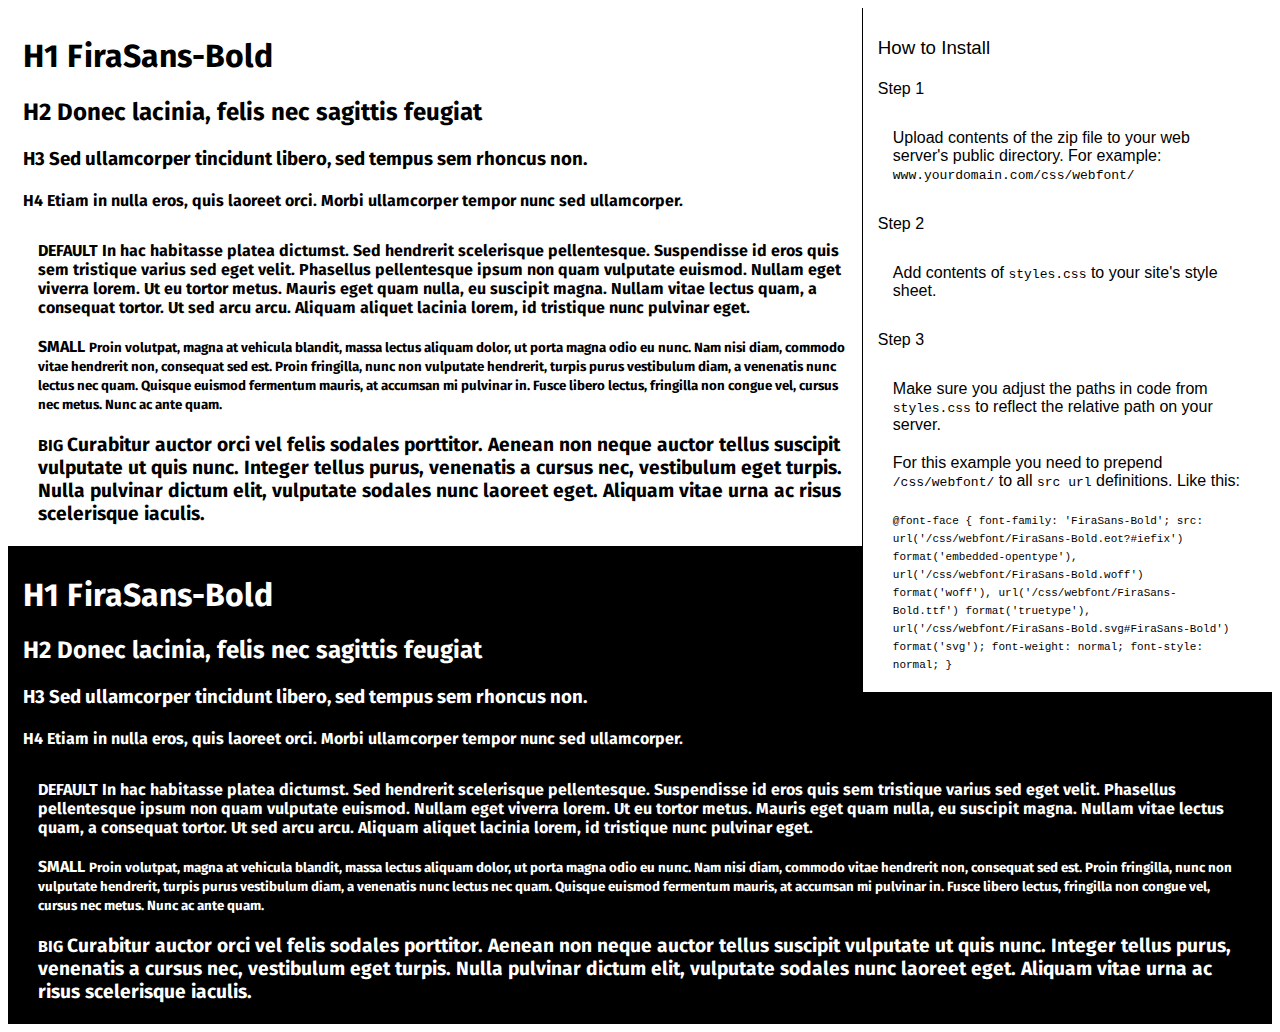
<file: fonts/FiraSans-Bold/preview.html>
<!DOCTYPE html>
<html>
<head>
<title>
FiraSans-Bold
 - Web font preview
</title>
<style type='text/css'>

@font-face {
  font-family: 'FiraSans-Bold';
  src: url('FiraSans-Bold.eot?#iefix') format('embedded-opentype'),  url('FiraSans-Bold.woff') format('woff'), url('FiraSans-Bold.ttf')  format('truetype'), url('FiraSans-Bold.svg#FiraSans-Bold') format('svg');
  font-weight: normal;
  font-style: normal;
}

body { font-family: 'FiraSans-Bold' !important; }
h1, h2, h3, h4 { font-weight: normal; }
.reg { color:black; background:white; }
.inverse { color:white; background:black; }
div { padding: 10px 15px; }
.right { background:white; width:30%; float: right; font-family: sans-serif; border: 1px solid black; border-width: 0 0 1px 1px;}
</style>
</head>
<body>
<div class='right'>
<h3>How to Install</h3>
<h4>Step 1</h4>
<div>
Upload contents of the zip file to your web server's public directory. For example:
<code>www.yourdomain.com/css/webfont/</code>
</div>
<h4>Step 2</h4>
<div>
Add contents of
<code>styles.css</code>
to your site's style sheet.
</div>
<h4>Step 3</h4>
<div>
Make sure you adjust the paths in code from
<code>styles.css</code>
to reflect the relative path on your server.
</div>
<div>
For this example you need to prepend
<code>/css/webfont/</code>
to all
<code>src url</code>
definitions. Like this:
</div>
<div>
<code style='font-size:11px;'>@font-face {
  font-family: 'FiraSans-Bold';
  src: url('/css/webfont/FiraSans-Bold.eot?#iefix') format('embedded-opentype'),  url('/css/webfont/FiraSans-Bold.woff') format('woff'), url('/css/webfont/FiraSans-Bold.ttf')  format('truetype'), url('/css/webfont/FiraSans-Bold.svg#FiraSans-Bold') format('svg');
  font-weight: normal;
  font-style: normal;
}</code>
</div>
</div>
<div class='reg'>
<h1>
H1
FiraSans-Bold
</h1>
<h2>
H2
Donec lacinia, felis nec sagittis feugiat
</h2>
<h3>
H3
Sed ullamcorper tincidunt libero, sed tempus sem rhoncus non.
</h3>
<h4>
H4
Etiam in nulla eros, quis laoreet orci. Morbi ullamcorper tempor nunc sed ullamcorper.
</h4>
<div>
DEFAULT
In hac habitasse platea dictumst. Sed hendrerit scelerisque pellentesque. Suspendisse id eros quis sem tristique varius sed eget velit. Phasellus pellentesque ipsum non quam vulputate euismod. Nullam eget viverra lorem. Ut eu tortor metus. Mauris eget quam nulla, eu suscipit magna. Nullam vitae lectus quam, a consequat tortor. Ut sed arcu arcu. Aliquam aliquet lacinia lorem, id tristique nunc pulvinar eget.
</div>
<div>
SMALL
<small>
Proin volutpat, magna at vehicula blandit, massa lectus aliquam dolor, ut porta magna odio eu nunc. Nam nisi diam, commodo vitae hendrerit non, consequat sed est. Proin fringilla, nunc non vulputate hendrerit, turpis purus vestibulum diam, a venenatis nunc lectus nec quam. Quisque euismod fermentum mauris, at accumsan mi pulvinar in. Fusce libero lectus, fringilla non congue vel, cursus nec metus. Nunc ac ante quam.
</small>
</div>
<div>
BIG
<big>
Curabitur auctor orci vel felis sodales porttitor. Aenean non neque auctor tellus suscipit vulputate ut quis nunc. Integer tellus purus, venenatis a cursus nec, vestibulum eget turpis. Nulla pulvinar dictum elit, vulputate sodales nunc laoreet eget. Aliquam vitae urna ac risus scelerisque iaculis.
</big>
</div>

</div>
<div class='inverse'>
<h1>
H1
FiraSans-Bold
</h1>
<h2>
H2
Donec lacinia, felis nec sagittis feugiat
</h2>
<h3>
H3
Sed ullamcorper tincidunt libero, sed tempus sem rhoncus non.
</h3>
<h4>
H4
Etiam in nulla eros, quis laoreet orci. Morbi ullamcorper tempor nunc sed ullamcorper.
</h4>
<div>
DEFAULT
In hac habitasse platea dictumst. Sed hendrerit scelerisque pellentesque. Suspendisse id eros quis sem tristique varius sed eget velit. Phasellus pellentesque ipsum non quam vulputate euismod. Nullam eget viverra lorem. Ut eu tortor metus. Mauris eget quam nulla, eu suscipit magna. Nullam vitae lectus quam, a consequat tortor. Ut sed arcu arcu. Aliquam aliquet lacinia lorem, id tristique nunc pulvinar eget.
</div>
<div>
SMALL
<small>
Proin volutpat, magna at vehicula blandit, massa lectus aliquam dolor, ut porta magna odio eu nunc. Nam nisi diam, commodo vitae hendrerit non, consequat sed est. Proin fringilla, nunc non vulputate hendrerit, turpis purus vestibulum diam, a venenatis nunc lectus nec quam. Quisque euismod fermentum mauris, at accumsan mi pulvinar in. Fusce libero lectus, fringilla non congue vel, cursus nec metus. Nunc ac ante quam.
</small>
</div>
<div>
BIG
<big>
Curabitur auctor orci vel felis sodales porttitor. Aenean non neque auctor tellus suscipit vulputate ut quis nunc. Integer tellus purus, venenatis a cursus nec, vestibulum eget turpis. Nulla pulvinar dictum elit, vulputate sodales nunc laoreet eget. Aliquam vitae urna ac risus scelerisque iaculis.
</big>
</div>

</div>
</body>
</html>
</file>
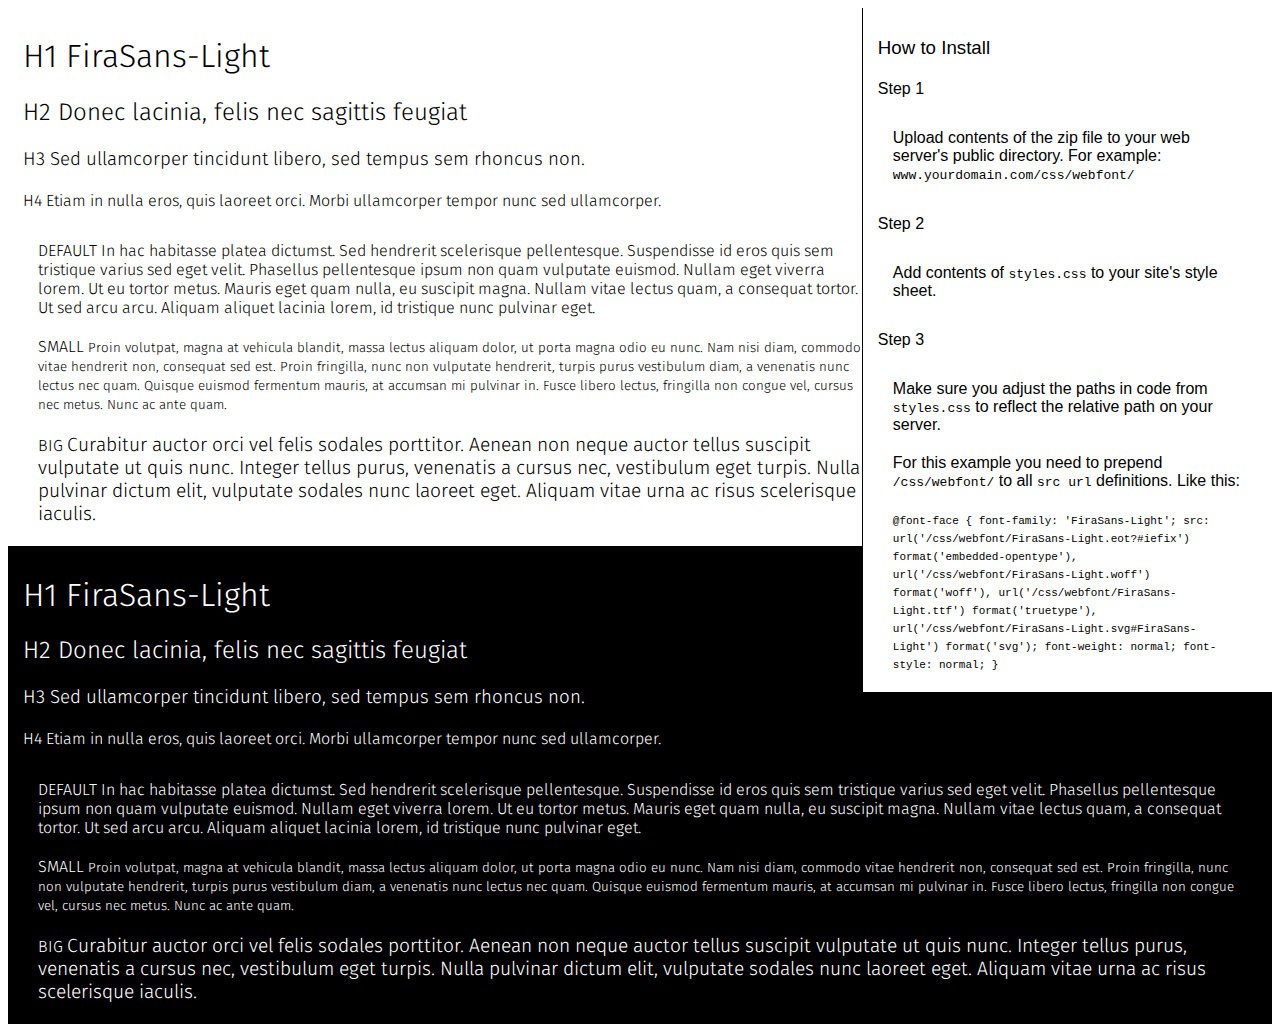
<file: fonts/FiraSans-Light/preview.html>
<!DOCTYPE html>
<html>
<head>
<title>
FiraSans-Light
 - Web font preview
</title>
<style type='text/css'>

@font-face {
  font-family: 'FiraSans-Light';
  src: url('FiraSans-Light.eot?#iefix') format('embedded-opentype'),  url('FiraSans-Light.woff') format('woff'), url('FiraSans-Light.ttf')  format('truetype'), url('FiraSans-Light.svg#FiraSans-Light') format('svg');
  font-weight: normal;
  font-style: normal;
}

body { font-family: 'FiraSans-Light' !important; }
h1, h2, h3, h4 { font-weight: normal; }
.reg { color:black; background:white; }
.inverse { color:white; background:black; }
div { padding: 10px 15px; }
.right { background:white; width:30%; float: right; font-family: sans-serif; border: 1px solid black; border-width: 0 0 1px 1px;}
</style>
</head>
<body>
<div class='right'>
<h3>How to Install</h3>
<h4>Step 1</h4>
<div>
Upload contents of the zip file to your web server's public directory. For example:
<code>www.yourdomain.com/css/webfont/</code>
</div>
<h4>Step 2</h4>
<div>
Add contents of
<code>styles.css</code>
to your site's style sheet.
</div>
<h4>Step 3</h4>
<div>
Make sure you adjust the paths in code from
<code>styles.css</code>
to reflect the relative path on your server.
</div>
<div>
For this example you need to prepend
<code>/css/webfont/</code>
to all
<code>src url</code>
definitions. Like this:
</div>
<div>
<code style='font-size:11px;'>@font-face {
  font-family: 'FiraSans-Light';
  src: url('/css/webfont/FiraSans-Light.eot?#iefix') format('embedded-opentype'),  url('/css/webfont/FiraSans-Light.woff') format('woff'), url('/css/webfont/FiraSans-Light.ttf')  format('truetype'), url('/css/webfont/FiraSans-Light.svg#FiraSans-Light') format('svg');
  font-weight: normal;
  font-style: normal;
}</code>
</div>
</div>
<div class='reg'>
<h1>
H1
FiraSans-Light
</h1>
<h2>
H2
Donec lacinia, felis nec sagittis feugiat
</h2>
<h3>
H3
Sed ullamcorper tincidunt libero, sed tempus sem rhoncus non.
</h3>
<h4>
H4
Etiam in nulla eros, quis laoreet orci. Morbi ullamcorper tempor nunc sed ullamcorper.
</h4>
<div>
DEFAULT
In hac habitasse platea dictumst. Sed hendrerit scelerisque pellentesque. Suspendisse id eros quis sem tristique varius sed eget velit. Phasellus pellentesque ipsum non quam vulputate euismod. Nullam eget viverra lorem. Ut eu tortor metus. Mauris eget quam nulla, eu suscipit magna. Nullam vitae lectus quam, a consequat tortor. Ut sed arcu arcu. Aliquam aliquet lacinia lorem, id tristique nunc pulvinar eget.
</div>
<div>
SMALL
<small>
Proin volutpat, magna at vehicula blandit, massa lectus aliquam dolor, ut porta magna odio eu nunc. Nam nisi diam, commodo vitae hendrerit non, consequat sed est. Proin fringilla, nunc non vulputate hendrerit, turpis purus vestibulum diam, a venenatis nunc lectus nec quam. Quisque euismod fermentum mauris, at accumsan mi pulvinar in. Fusce libero lectus, fringilla non congue vel, cursus nec metus. Nunc ac ante quam.
</small>
</div>
<div>
BIG
<big>
Curabitur auctor orci vel felis sodales porttitor. Aenean non neque auctor tellus suscipit vulputate ut quis nunc. Integer tellus purus, venenatis a cursus nec, vestibulum eget turpis. Nulla pulvinar dictum elit, vulputate sodales nunc laoreet eget. Aliquam vitae urna ac risus scelerisque iaculis.
</big>
</div>

</div>
<div class='inverse'>
<h1>
H1
FiraSans-Light
</h1>
<h2>
H2
Donec lacinia, felis nec sagittis feugiat
</h2>
<h3>
H3
Sed ullamcorper tincidunt libero, sed tempus sem rhoncus non.
</h3>
<h4>
H4
Etiam in nulla eros, quis laoreet orci. Morbi ullamcorper tempor nunc sed ullamcorper.
</h4>
<div>
DEFAULT
In hac habitasse platea dictumst. Sed hendrerit scelerisque pellentesque. Suspendisse id eros quis sem tristique varius sed eget velit. Phasellus pellentesque ipsum non quam vulputate euismod. Nullam eget viverra lorem. Ut eu tortor metus. Mauris eget quam nulla, eu suscipit magna. Nullam vitae lectus quam, a consequat tortor. Ut sed arcu arcu. Aliquam aliquet lacinia lorem, id tristique nunc pulvinar eget.
</div>
<div>
SMALL
<small>
Proin volutpat, magna at vehicula blandit, massa lectus aliquam dolor, ut porta magna odio eu nunc. Nam nisi diam, commodo vitae hendrerit non, consequat sed est. Proin fringilla, nunc non vulputate hendrerit, turpis purus vestibulum diam, a venenatis nunc lectus nec quam. Quisque euismod fermentum mauris, at accumsan mi pulvinar in. Fusce libero lectus, fringilla non congue vel, cursus nec metus. Nunc ac ante quam.
</small>
</div>
<div>
BIG
<big>
Curabitur auctor orci vel felis sodales porttitor. Aenean non neque auctor tellus suscipit vulputate ut quis nunc. Integer tellus purus, venenatis a cursus nec, vestibulum eget turpis. Nulla pulvinar dictum elit, vulputate sodales nunc laoreet eget. Aliquam vitae urna ac risus scelerisque iaculis.
</big>
</div>

</div>
</body>
</html>
</file>
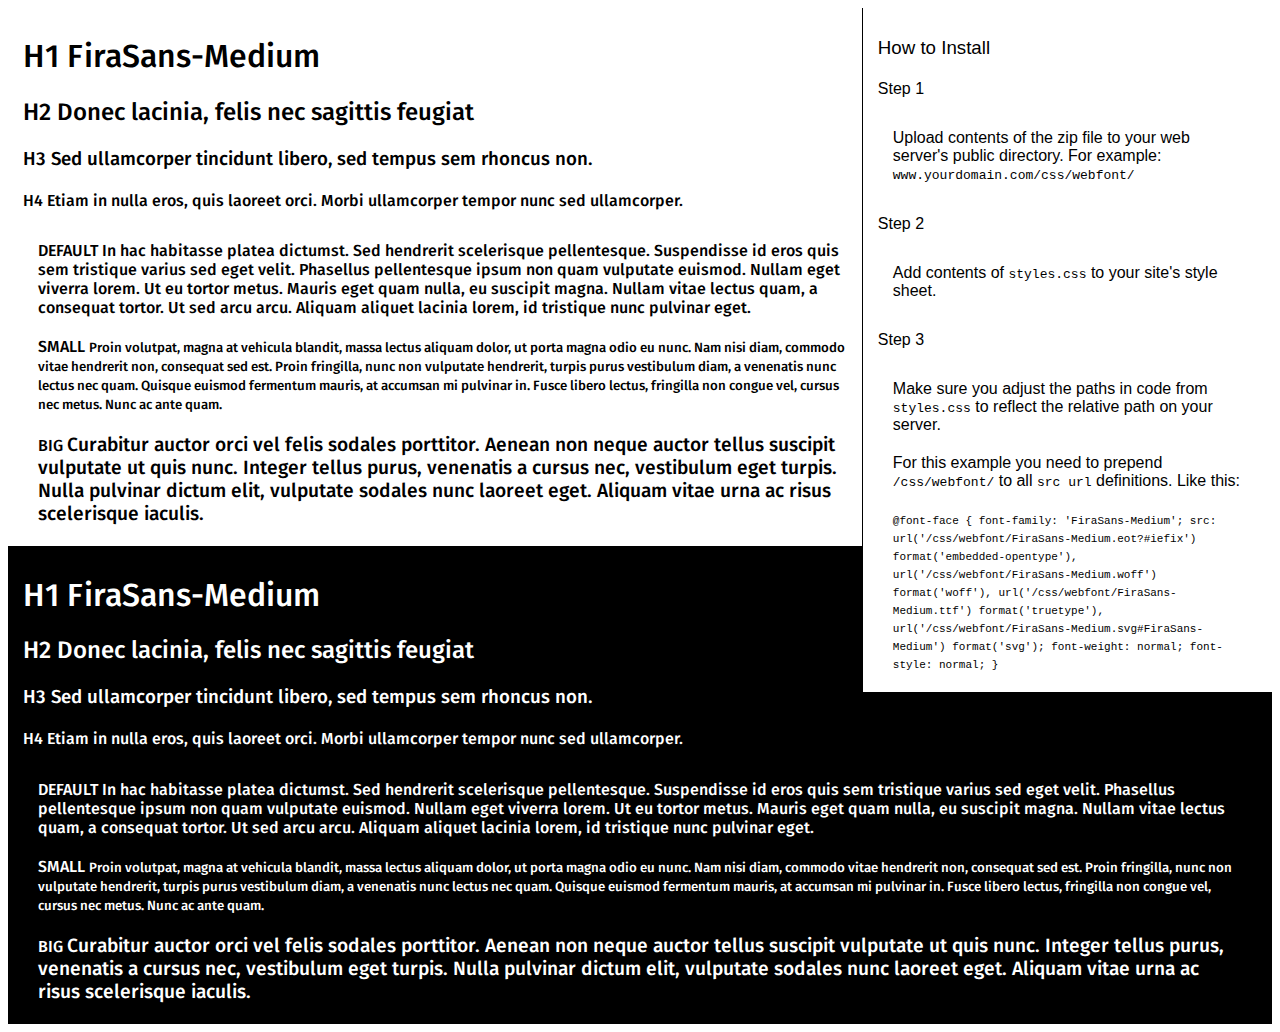
<file: fonts/FiraSans-Medium/preview.html>
<!DOCTYPE html>
<html>
<head>
<title>
FiraSans-Medium
 - Web font preview
</title>
<style type='text/css'>

@font-face {
  font-family: 'FiraSans-Medium';
  src: url('FiraSans-Medium.eot?#iefix') format('embedded-opentype'),  url('FiraSans-Medium.woff') format('woff'), url('FiraSans-Medium.ttf')  format('truetype'), url('FiraSans-Medium.svg#FiraSans-Medium') format('svg');
  font-weight: normal;
  font-style: normal;
}

body { font-family: 'FiraSans-Medium' !important; }
h1, h2, h3, h4 { font-weight: normal; }
.reg { color:black; background:white; }
.inverse { color:white; background:black; }
div { padding: 10px 15px; }
.right { background:white; width:30%; float: right; font-family: sans-serif; border: 1px solid black; border-width: 0 0 1px 1px;}
</style>
</head>
<body>
<div class='right'>
<h3>How to Install</h3>
<h4>Step 1</h4>
<div>
Upload contents of the zip file to your web server's public directory. For example:
<code>www.yourdomain.com/css/webfont/</code>
</div>
<h4>Step 2</h4>
<div>
Add contents of
<code>styles.css</code>
to your site's style sheet.
</div>
<h4>Step 3</h4>
<div>
Make sure you adjust the paths in code from
<code>styles.css</code>
to reflect the relative path on your server.
</div>
<div>
For this example you need to prepend
<code>/css/webfont/</code>
to all
<code>src url</code>
definitions. Like this:
</div>
<div>
<code style='font-size:11px;'>@font-face {
  font-family: 'FiraSans-Medium';
  src: url('/css/webfont/FiraSans-Medium.eot?#iefix') format('embedded-opentype'),  url('/css/webfont/FiraSans-Medium.woff') format('woff'), url('/css/webfont/FiraSans-Medium.ttf')  format('truetype'), url('/css/webfont/FiraSans-Medium.svg#FiraSans-Medium') format('svg');
  font-weight: normal;
  font-style: normal;
}</code>
</div>
</div>
<div class='reg'>
<h1>
H1
FiraSans-Medium
</h1>
<h2>
H2
Donec lacinia, felis nec sagittis feugiat
</h2>
<h3>
H3
Sed ullamcorper tincidunt libero, sed tempus sem rhoncus non.
</h3>
<h4>
H4
Etiam in nulla eros, quis laoreet orci. Morbi ullamcorper tempor nunc sed ullamcorper.
</h4>
<div>
DEFAULT
In hac habitasse platea dictumst. Sed hendrerit scelerisque pellentesque. Suspendisse id eros quis sem tristique varius sed eget velit. Phasellus pellentesque ipsum non quam vulputate euismod. Nullam eget viverra lorem. Ut eu tortor metus. Mauris eget quam nulla, eu suscipit magna. Nullam vitae lectus quam, a consequat tortor. Ut sed arcu arcu. Aliquam aliquet lacinia lorem, id tristique nunc pulvinar eget.
</div>
<div>
SMALL
<small>
Proin volutpat, magna at vehicula blandit, massa lectus aliquam dolor, ut porta magna odio eu nunc. Nam nisi diam, commodo vitae hendrerit non, consequat sed est. Proin fringilla, nunc non vulputate hendrerit, turpis purus vestibulum diam, a venenatis nunc lectus nec quam. Quisque euismod fermentum mauris, at accumsan mi pulvinar in. Fusce libero lectus, fringilla non congue vel, cursus nec metus. Nunc ac ante quam.
</small>
</div>
<div>
BIG
<big>
Curabitur auctor orci vel felis sodales porttitor. Aenean non neque auctor tellus suscipit vulputate ut quis nunc. Integer tellus purus, venenatis a cursus nec, vestibulum eget turpis. Nulla pulvinar dictum elit, vulputate sodales nunc laoreet eget. Aliquam vitae urna ac risus scelerisque iaculis.
</big>
</div>

</div>
<div class='inverse'>
<h1>
H1
FiraSans-Medium
</h1>
<h2>
H2
Donec lacinia, felis nec sagittis feugiat
</h2>
<h3>
H3
Sed ullamcorper tincidunt libero, sed tempus sem rhoncus non.
</h3>
<h4>
H4
Etiam in nulla eros, quis laoreet orci. Morbi ullamcorper tempor nunc sed ullamcorper.
</h4>
<div>
DEFAULT
In hac habitasse platea dictumst. Sed hendrerit scelerisque pellentesque. Suspendisse id eros quis sem tristique varius sed eget velit. Phasellus pellentesque ipsum non quam vulputate euismod. Nullam eget viverra lorem. Ut eu tortor metus. Mauris eget quam nulla, eu suscipit magna. Nullam vitae lectus quam, a consequat tortor. Ut sed arcu arcu. Aliquam aliquet lacinia lorem, id tristique nunc pulvinar eget.
</div>
<div>
SMALL
<small>
Proin volutpat, magna at vehicula blandit, massa lectus aliquam dolor, ut porta magna odio eu nunc. Nam nisi diam, commodo vitae hendrerit non, consequat sed est. Proin fringilla, nunc non vulputate hendrerit, turpis purus vestibulum diam, a venenatis nunc lectus nec quam. Quisque euismod fermentum mauris, at accumsan mi pulvinar in. Fusce libero lectus, fringilla non congue vel, cursus nec metus. Nunc ac ante quam.
</small>
</div>
<div>
BIG
<big>
Curabitur auctor orci vel felis sodales porttitor. Aenean non neque auctor tellus suscipit vulputate ut quis nunc. Integer tellus purus, venenatis a cursus nec, vestibulum eget turpis. Nulla pulvinar dictum elit, vulputate sodales nunc laoreet eget. Aliquam vitae urna ac risus scelerisque iaculis.
</big>
</div>

</div>
</body>
</html>
</file>
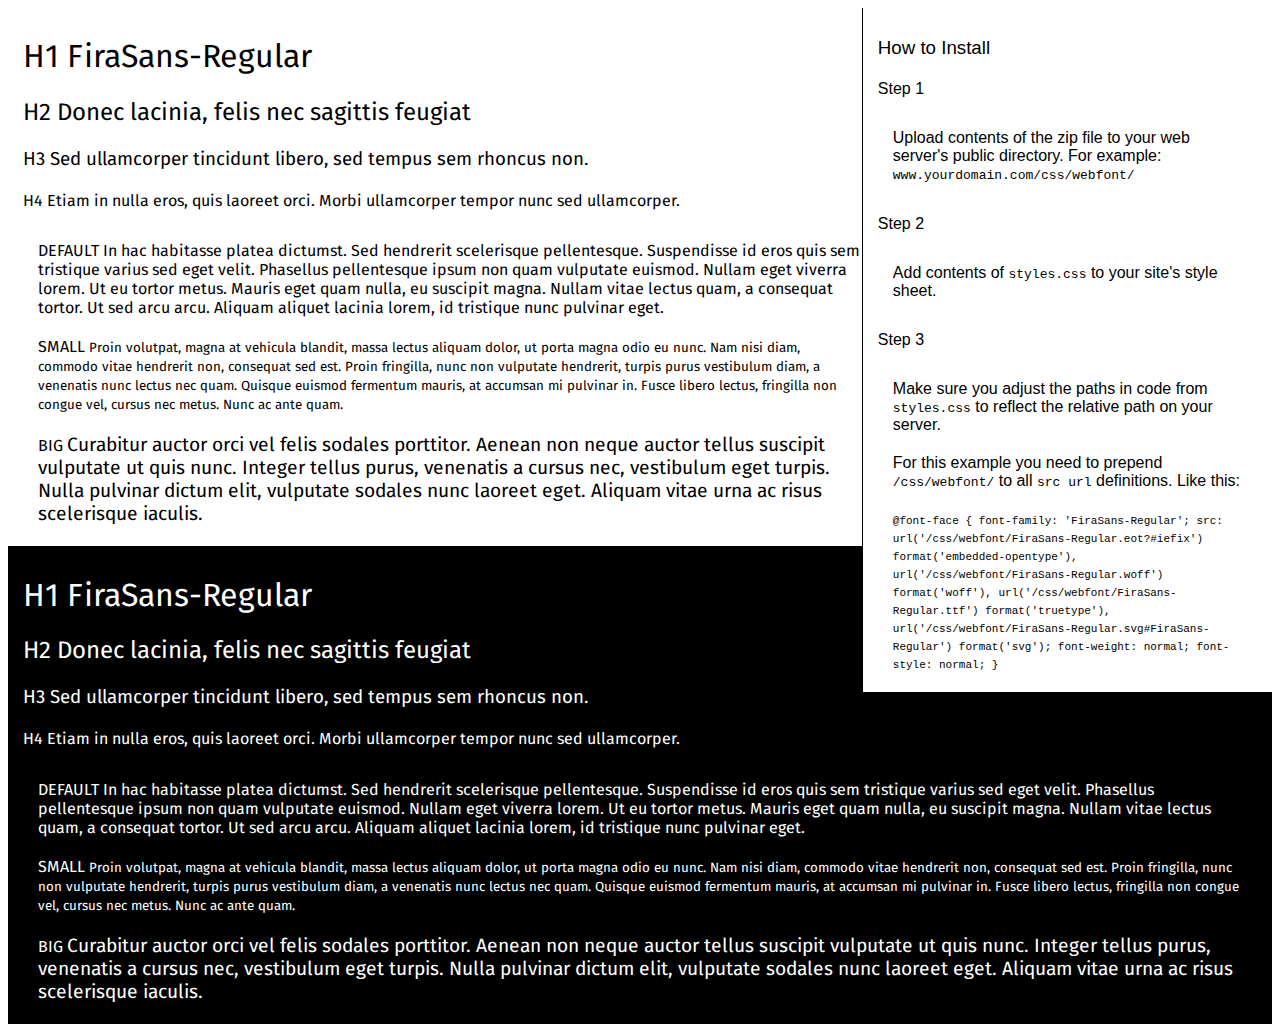
<file: fonts/FiraSans-Regular/preview.html>
<!DOCTYPE html>
<html>
<head>
<title>
FiraSans-Regular
 - Web font preview
</title>
<style type='text/css'>

@font-face {
  font-family: 'FiraSans-Regular';
  src: url('FiraSans-Regular.eot?#iefix') format('embedded-opentype'),  url('FiraSans-Regular.woff') format('woff'), url('FiraSans-Regular.ttf')  format('truetype'), url('FiraSans-Regular.svg#FiraSans-Regular') format('svg');
  font-weight: normal;
  font-style: normal;
}

body { font-family: 'FiraSans-Regular' !important; }
h1, h2, h3, h4 { font-weight: normal; }
.reg { color:black; background:white; }
.inverse { color:white; background:black; }
div { padding: 10px 15px; }
.right { background:white; width:30%; float: right; font-family: sans-serif; border: 1px solid black; border-width: 0 0 1px 1px;}
</style>
</head>
<body>
<div class='right'>
<h3>How to Install</h3>
<h4>Step 1</h4>
<div>
Upload contents of the zip file to your web server's public directory. For example:
<code>www.yourdomain.com/css/webfont/</code>
</div>
<h4>Step 2</h4>
<div>
Add contents of
<code>styles.css</code>
to your site's style sheet.
</div>
<h4>Step 3</h4>
<div>
Make sure you adjust the paths in code from
<code>styles.css</code>
to reflect the relative path on your server.
</div>
<div>
For this example you need to prepend
<code>/css/webfont/</code>
to all
<code>src url</code>
definitions. Like this:
</div>
<div>
<code style='font-size:11px;'>@font-face {
  font-family: 'FiraSans-Regular';
  src: url('/css/webfont/FiraSans-Regular.eot?#iefix') format('embedded-opentype'),  url('/css/webfont/FiraSans-Regular.woff') format('woff'), url('/css/webfont/FiraSans-Regular.ttf')  format('truetype'), url('/css/webfont/FiraSans-Regular.svg#FiraSans-Regular') format('svg');
  font-weight: normal;
  font-style: normal;
}</code>
</div>
</div>
<div class='reg'>
<h1>
H1
FiraSans-Regular
</h1>
<h2>
H2
Donec lacinia, felis nec sagittis feugiat
</h2>
<h3>
H3
Sed ullamcorper tincidunt libero, sed tempus sem rhoncus non.
</h3>
<h4>
H4
Etiam in nulla eros, quis laoreet orci. Morbi ullamcorper tempor nunc sed ullamcorper.
</h4>
<div>
DEFAULT
In hac habitasse platea dictumst. Sed hendrerit scelerisque pellentesque. Suspendisse id eros quis sem tristique varius sed eget velit. Phasellus pellentesque ipsum non quam vulputate euismod. Nullam eget viverra lorem. Ut eu tortor metus. Mauris eget quam nulla, eu suscipit magna. Nullam vitae lectus quam, a consequat tortor. Ut sed arcu arcu. Aliquam aliquet lacinia lorem, id tristique nunc pulvinar eget.
</div>
<div>
SMALL
<small>
Proin volutpat, magna at vehicula blandit, massa lectus aliquam dolor, ut porta magna odio eu nunc. Nam nisi diam, commodo vitae hendrerit non, consequat sed est. Proin fringilla, nunc non vulputate hendrerit, turpis purus vestibulum diam, a venenatis nunc lectus nec quam. Quisque euismod fermentum mauris, at accumsan mi pulvinar in. Fusce libero lectus, fringilla non congue vel, cursus nec metus. Nunc ac ante quam.
</small>
</div>
<div>
BIG
<big>
Curabitur auctor orci vel felis sodales porttitor. Aenean non neque auctor tellus suscipit vulputate ut quis nunc. Integer tellus purus, venenatis a cursus nec, vestibulum eget turpis. Nulla pulvinar dictum elit, vulputate sodales nunc laoreet eget. Aliquam vitae urna ac risus scelerisque iaculis.
</big>
</div>

</div>
<div class='inverse'>
<h1>
H1
FiraSans-Regular
</h1>
<h2>
H2
Donec lacinia, felis nec sagittis feugiat
</h2>
<h3>
H3
Sed ullamcorper tincidunt libero, sed tempus sem rhoncus non.
</h3>
<h4>
H4
Etiam in nulla eros, quis laoreet orci. Morbi ullamcorper tempor nunc sed ullamcorper.
</h4>
<div>
DEFAULT
In hac habitasse platea dictumst. Sed hendrerit scelerisque pellentesque. Suspendisse id eros quis sem tristique varius sed eget velit. Phasellus pellentesque ipsum non quam vulputate euismod. Nullam eget viverra lorem. Ut eu tortor metus. Mauris eget quam nulla, eu suscipit magna. Nullam vitae lectus quam, a consequat tortor. Ut sed arcu arcu. Aliquam aliquet lacinia lorem, id tristique nunc pulvinar eget.
</div>
<div>
SMALL
<small>
Proin volutpat, magna at vehicula blandit, massa lectus aliquam dolor, ut porta magna odio eu nunc. Nam nisi diam, commodo vitae hendrerit non, consequat sed est. Proin fringilla, nunc non vulputate hendrerit, turpis purus vestibulum diam, a venenatis nunc lectus nec quam. Quisque euismod fermentum mauris, at accumsan mi pulvinar in. Fusce libero lectus, fringilla non congue vel, cursus nec metus. Nunc ac ante quam.
</small>
</div>
<div>
BIG
<big>
Curabitur auctor orci vel felis sodales porttitor. Aenean non neque auctor tellus suscipit vulputate ut quis nunc. Integer tellus purus, venenatis a cursus nec, vestibulum eget turpis. Nulla pulvinar dictum elit, vulputate sodales nunc laoreet eget. Aliquam vitae urna ac risus scelerisque iaculis.
</big>
</div>

</div>
</body>
</html>
</file>
